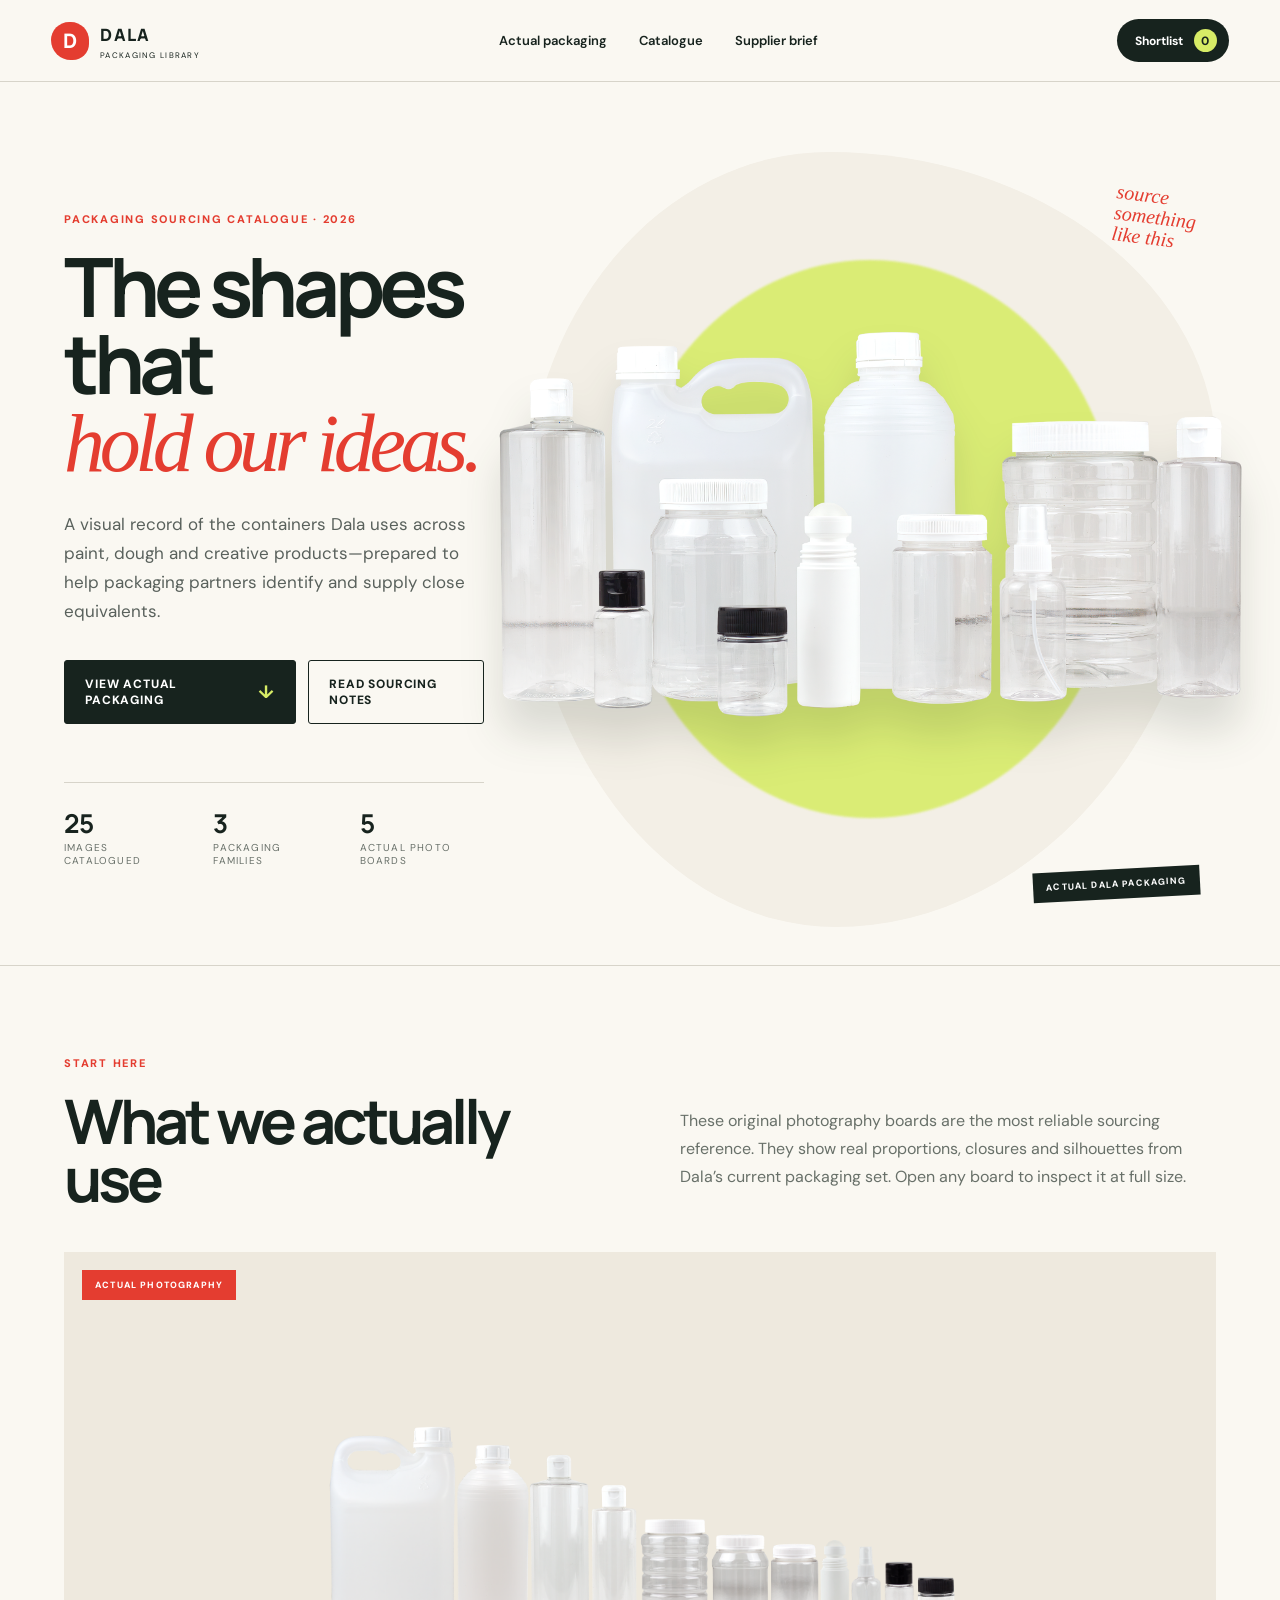
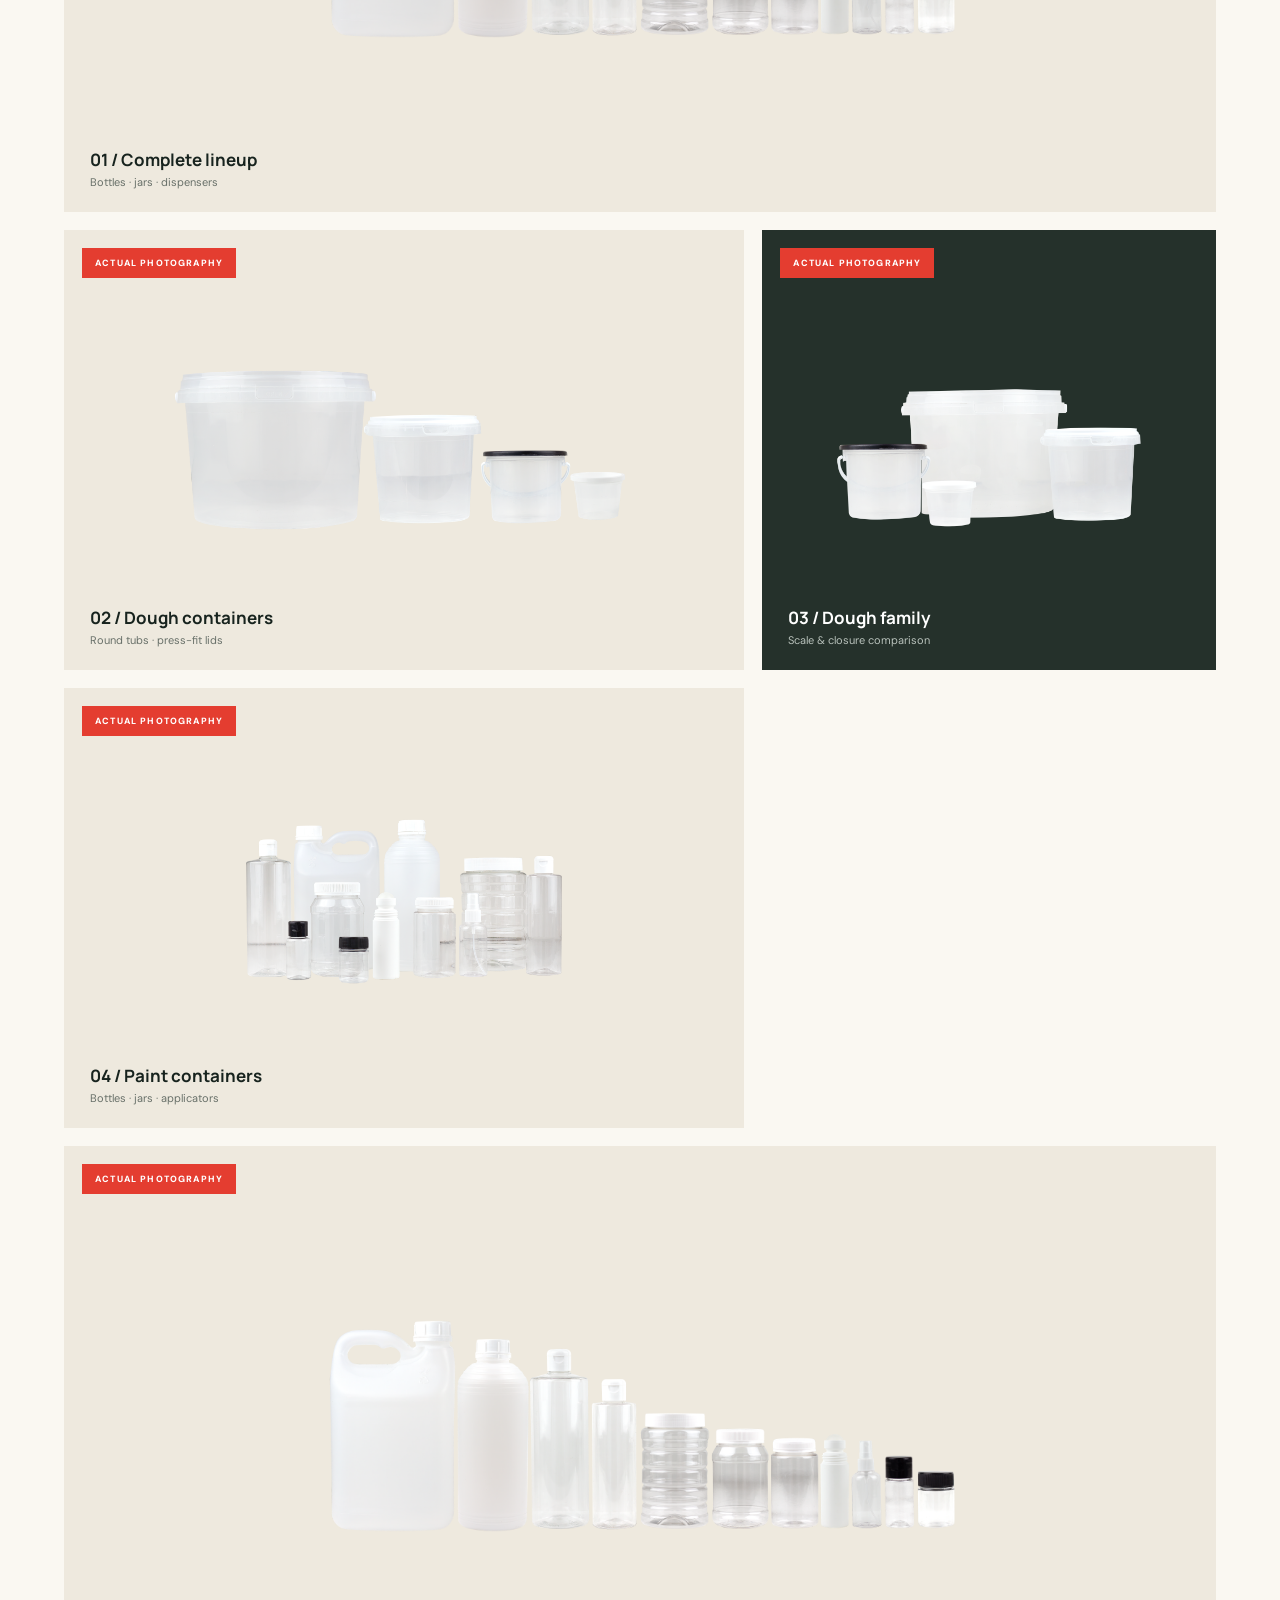
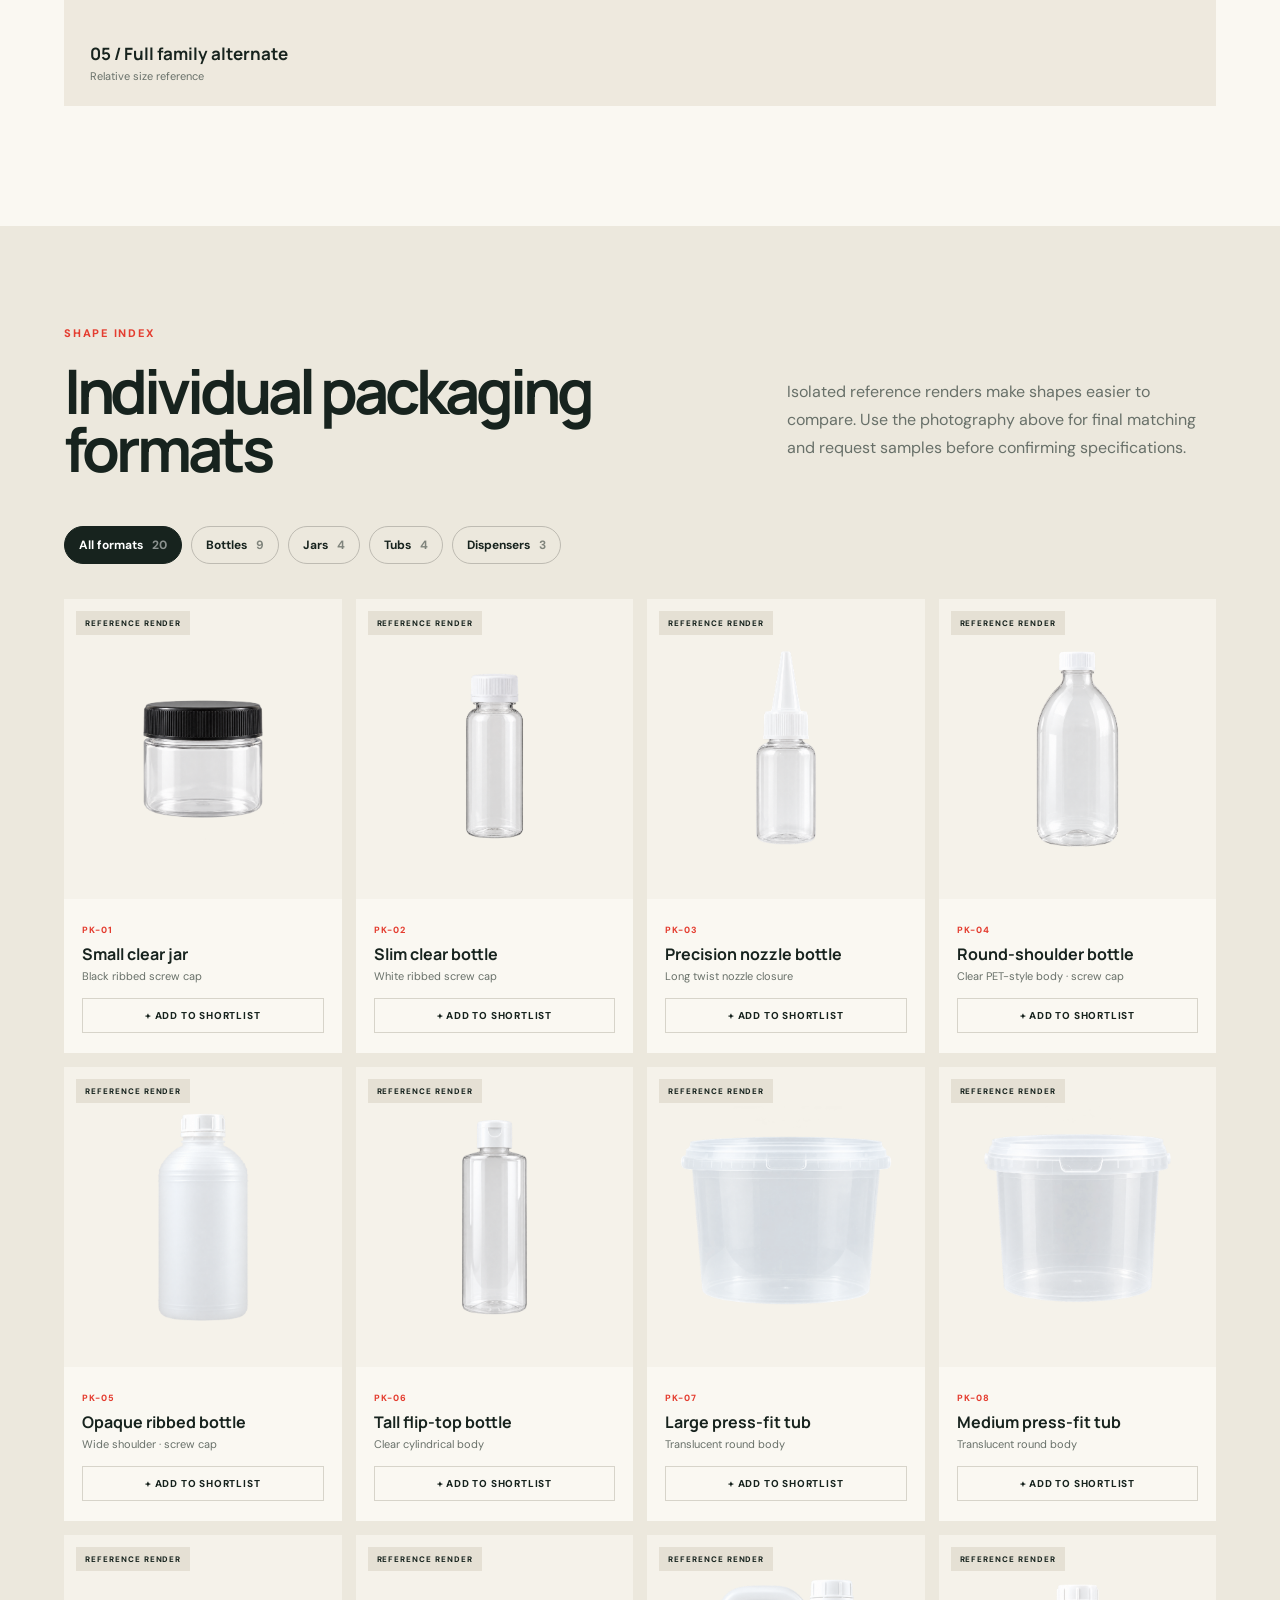
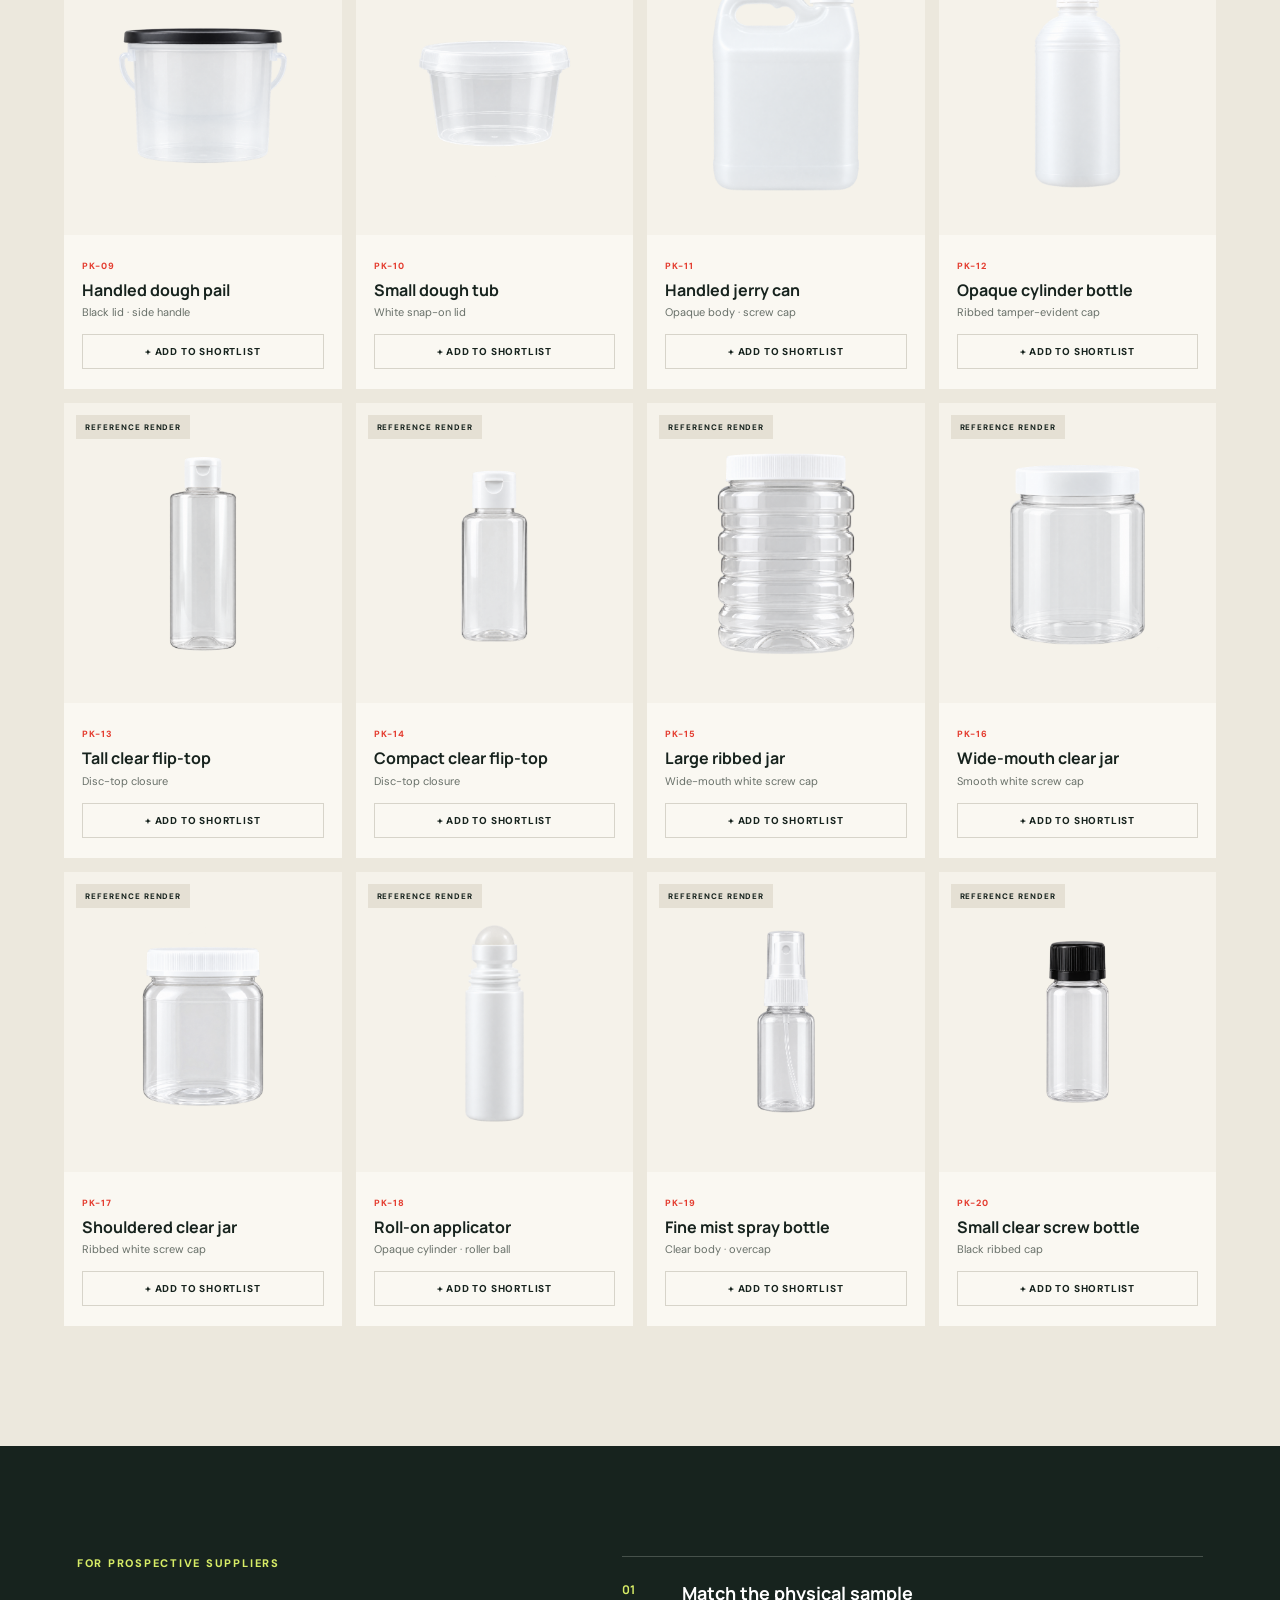
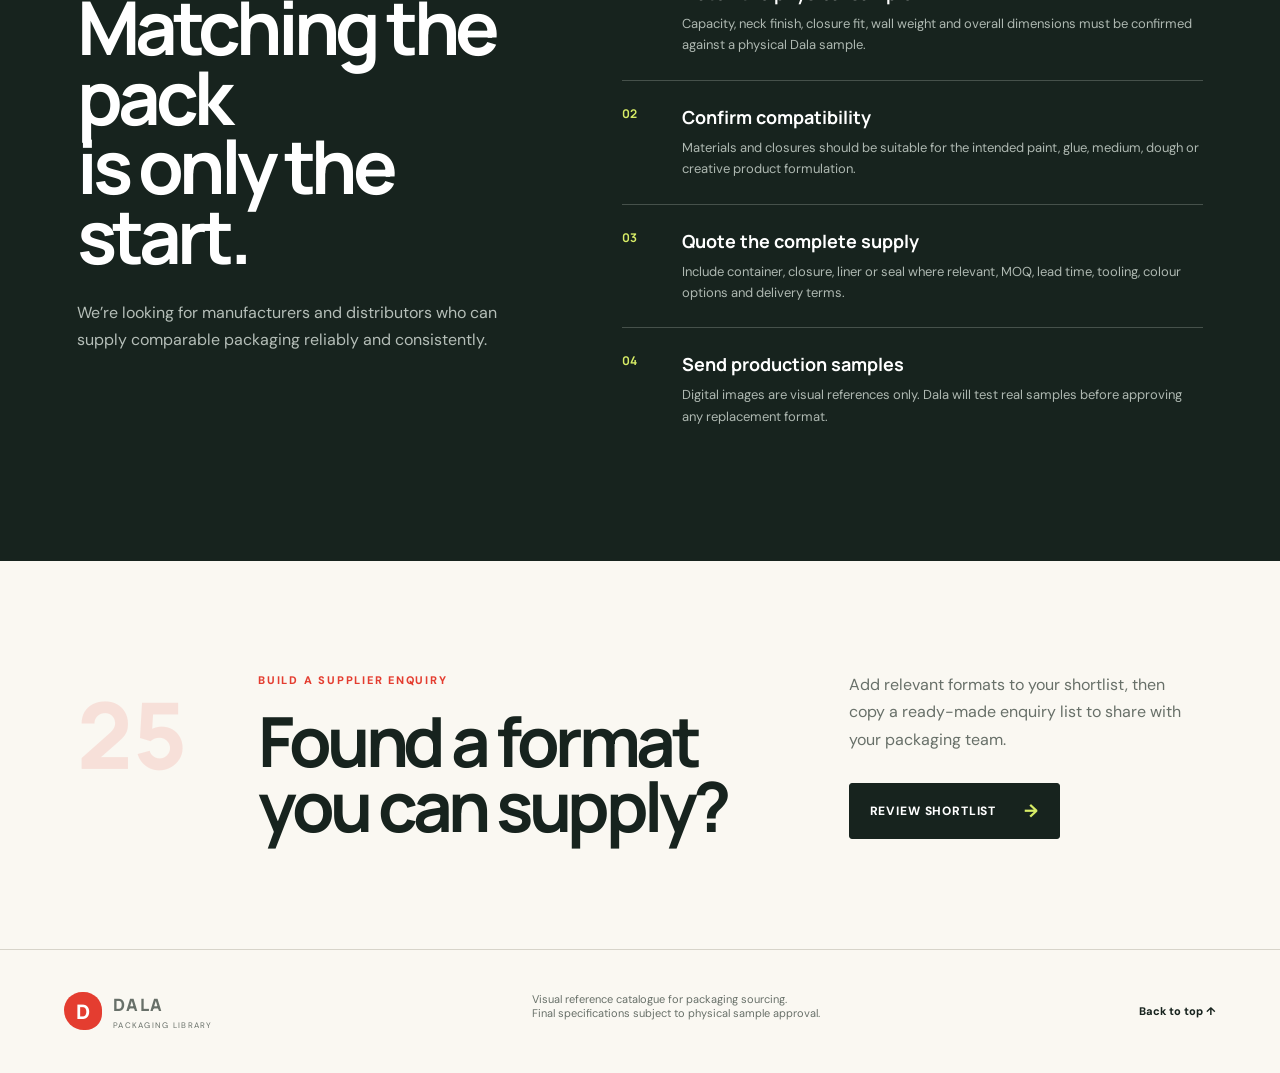
<file: propak26/index.html>
<!doctype html>
<html lang="en">
<head>
  <meta charset="utf-8">
  <meta name="viewport" content="width=device-width, initial-scale=1">
  <meta name="description" content="A visual sourcing catalogue of the packaging formats currently used by Dala.">
  <title>Dala Packaging Library</title>
  <link rel="preconnect" href="https://fonts.googleapis.com">
  <link rel="preconnect" href="https://fonts.gstatic.com" crossorigin>
  <link href="https://fonts.googleapis.com/css2?family=DM+Sans:wght@400;500;600;700&family=Manrope:wght@500;600;700;800&display=swap" rel="stylesheet">
  <link rel="stylesheet" href="styles.css">
</head>
<body>
  <header class="site-header">
    <a class="brand" href="#top" aria-label="Dala packaging library home">
      <span class="brand-mark">D</span>
      <span><strong>DALA</strong><small>PACKAGING LIBRARY</small></span>
    </a>
    <nav aria-label="Primary navigation">
      <a href="#actual">Actual packaging</a>
      <a href="#catalogue">Catalogue</a>
      <a href="#supplier-brief">Supplier brief</a>
    </nav>
    <button class="shortlist-button" type="button" data-open-shortlist>
      Shortlist <span data-shortlist-count>0</span>
    </button>
  </header>

  <main id="top">
    <section class="hero">
      <div class="hero-copy">
        <p class="eyebrow">Packaging sourcing catalogue · 2026</p>
        <h1>The shapes that<br><em>hold our ideas.</em></h1>
        <p class="hero-intro">A visual record of the containers Dala uses across paint, dough and creative products—prepared to help packaging partners identify and supply close equivalents.</p>
        <div class="hero-actions">
          <a class="button button-primary" href="#actual">View actual packaging <span>↓</span></a>
          <a class="button button-quiet" href="#supplier-brief">Read sourcing notes</a>
        </div>
        <div class="hero-stats" aria-label="Catalogue summary">
          <div><strong>25</strong><span>images catalogued</span></div>
          <div><strong>3</strong><span>packaging families</span></div>
          <div><strong>5</strong><span>actual photo boards</span></div>
        </div>
      </div>
      <div class="hero-visual">
        <span class="scribble" aria-hidden="true">source<br>something<br>like this</span>
        <img src="assets/PAINT CONTAINERS.png" alt="Dala's actual range of paint bottles, jars and dispensing containers" fetchpriority="high">
        <span class="photo-stamp">ACTUAL DALA PACKAGING</span>
      </div>
    </section>

    <section class="intro-band" id="actual">
      <div>
        <p class="eyebrow">Start here</p>
        <h2>What we actually use</h2>
      </div>
      <p>These original photography boards are the most reliable sourcing reference. They show real proportions, closures and silhouettes from Dala’s current packaging set. Open any board to inspect it at full size.</p>
    </section>

    <section class="actual-grid" aria-label="Actual packaging photography">
      <button class="feature-card feature-wide" data-lightbox="assets/ALL CONTAINERS_2.png" data-title="Complete bottle & jar lineup">
        <img src="assets/ALL CONTAINERS_2.png" alt="Complete lineup of actual Dala containers" loading="lazy">
        <span class="feature-meta"><b>01 / Complete lineup</b><small>Bottles · jars · dispensers</small></span>
        <span class="source-tag actual">Actual photography</span>
      </button>
      <button class="feature-card" data-lightbox="assets/DOUGH CONTAINERS.png" data-title="Dough container lineup">
        <img src="assets/DOUGH CONTAINERS.png" alt="Actual Dala dough tubs in four sizes" loading="lazy">
        <span class="feature-meta"><b>02 / Dough containers</b><small>Round tubs · press-fit lids</small></span>
        <span class="source-tag actual">Actual photography</span>
      </button>
      <button class="feature-card dark-card" data-lightbox="assets/DOUGH CONTAINERS_2.png" data-title="Dough tubs grouped">
        <img src="assets/DOUGH CONTAINERS_2.png" alt="Actual Dala dough containers grouped together" loading="lazy">
        <span class="feature-meta"><b>03 / Dough family</b><small>Scale & closure comparison</small></span>
        <span class="source-tag actual">Actual photography</span>
      </button>
      <button class="feature-card" data-lightbox="assets/PAINT CONTAINERS.png" data-title="Paint packaging family">
        <img src="assets/PAINT CONTAINERS.png" alt="Actual Dala paint packaging family" loading="lazy">
        <span class="feature-meta"><b>04 / Paint containers</b><small>Bottles · jars · applicators</small></span>
        <span class="source-tag actual">Actual photography</span>
      </button>
      <button class="feature-card feature-wide" data-lightbox="assets/ALL CONTAINERS_3.png" data-title="Complete packaging lineup alternate">
        <img src="assets/ALL CONTAINERS_3.png" alt="Alternate actual Dala container lineup" loading="lazy">
        <span class="feature-meta"><b>05 / Full family alternate</b><small>Relative size reference</small></span>
        <span class="source-tag actual">Actual photography</span>
      </button>
    </section>

    <section class="catalogue-section" id="catalogue">
      <div class="section-heading">
        <div><p class="eyebrow">Shape index</p><h2>Individual packaging formats</h2></div>
        <p>Isolated reference renders make shapes easier to compare. Use the photography above for final matching and request samples before confirming specifications.</p>
      </div>
      <div class="filter-row" role="group" aria-label="Filter packaging formats">
        <button class="filter active" data-filter="all">All formats <span>20</span></button>
        <button class="filter" data-filter="bottles">Bottles <span>9</span></button>
        <button class="filter" data-filter="jars">Jars <span>4</span></button>
        <button class="filter" data-filter="tubs">Tubs <span>4</span></button>
        <button class="filter" data-filter="dispensers">Dispensers <span>3</span></button>
      </div>
      <div class="product-grid" id="product-grid"></div>
    </section>

    <section class="supplier-brief" id="supplier-brief">
      <div class="brief-heading">
        <p class="eyebrow light">For prospective suppliers</p>
        <h2>Matching the pack<br>is only the start.</h2>
        <p>We’re looking for manufacturers and distributors who can supply comparable packaging reliably and consistently.</p>
      </div>
      <div class="brief-list">
        <article><span>01</span><div><h3>Match the physical sample</h3><p>Capacity, neck finish, closure fit, wall weight and overall dimensions must be confirmed against a physical Dala sample.</p></div></article>
        <article><span>02</span><div><h3>Confirm compatibility</h3><p>Materials and closures should be suitable for the intended paint, glue, medium, dough or creative product formulation.</p></div></article>
        <article><span>03</span><div><h3>Quote the complete supply</h3><p>Include container, closure, liner or seal where relevant, MOQ, lead time, tooling, colour options and delivery terms.</p></div></article>
        <article><span>04</span><div><h3>Send production samples</h3><p>Digital images are visual references only. Dala will test real samples before approving any replacement format.</p></div></article>
      </div>
    </section>

    <section class="cta">
      <span class="cta-number">25</span>
      <div><p class="eyebrow">Build a supplier enquiry</p><h2>Found a format<br>you can supply?</h2></div>
      <div><p>Add relevant formats to your shortlist, then copy a ready-made enquiry list to share with your packaging team.</p><button class="button button-primary" data-open-shortlist>Review shortlist <span>→</span></button></div>
    </section>
  </main>

  <footer><div class="brand footer-brand"><span class="brand-mark">D</span><span><strong>DALA</strong><small>PACKAGING LIBRARY</small></span></div><p>Visual reference catalogue for packaging sourcing.<br>Final specifications subject to physical sample approval.</p><a href="#top">Back to top ↑</a></footer>

  <dialog class="lightbox" id="lightbox"><button class="dialog-close" aria-label="Close image">×</button><div class="lightbox-stage"><img alt=""><p></p></div></dialog>
  <dialog class="shortlist-panel" id="shortlist-dialog"><button class="dialog-close" aria-label="Close shortlist">×</button><p class="eyebrow">Supplier enquiry</p><h2>Your shortlist</h2><p class="dialog-intro">Use this list to start a conversation with a packaging supplier. Physical samples remain the final specification.</p><div id="shortlist-items"></div><div class="empty-shortlist">No formats selected yet.<br>Add items from the catalogue.</div><button class="button button-primary copy-button" type="button">Copy enquiry list</button></dialog>
  <div class="toast" role="status" aria-live="polite">Enquiry list copied</div>
  <script src="script.js"></script>
</body>
</html>
</file>
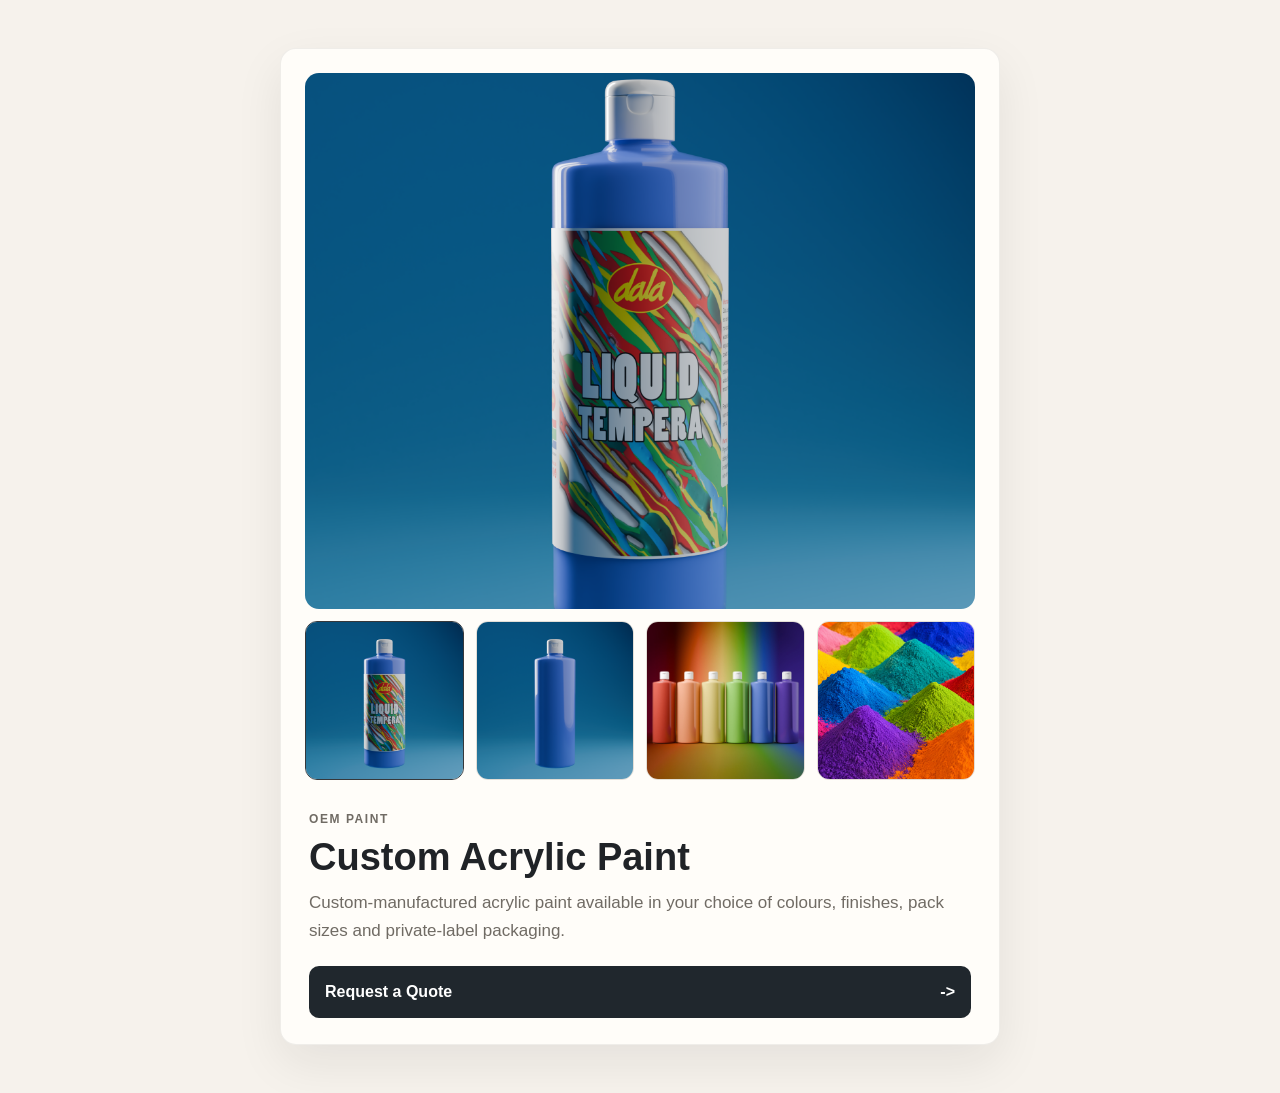
<file: paint-product.html>
<!doctype html>
<html lang="en">
  <head>
    <meta charset="utf-8">
    <meta name="viewport" content="width=device-width, initial-scale=1">
    <title>Custom Acrylic Paint | OEM Paint</title>
    <meta name="description" content="Custom-manufactured acrylic paint for OEM and private-label packaging.">
    <link rel="stylesheet" href="paint-product.css">
    <script src="paint-product.js" defer></script>
  </head>
  <body>
    <main class="product-page" aria-labelledby="product-title">
      <article class="product-panel">
        <section class="product-gallery" aria-label="Product image gallery">
          <div class="gallery-main">
            <img
              id="mainProductImage"
              src="assets/500_ml_Bottle_Test_0000_500_ml_Bottle_Label_Bluie_Paint_Test.png"
              alt="Custom acrylic paint bottle with private-label packaging"
              class="gallery-main-image">
          </div>

          <div class="gallery-thumbnails" aria-label="Choose product image">
            <button class="gallery-thumbnail is-selected" type="button" aria-label="Show labelled acrylic paint bottle" aria-current="true">
              <img src="assets/500_ml_Bottle_Test_0000_500_ml_Bottle_Label_Bluie_Paint_Test.png" alt="">
            </button>
            <button class="gallery-thumbnail" type="button" aria-label="Show unlabelled blue acrylic paint bottle">
              <img src="assets/500_ml_Bottle_Test_0003_500_ml_Bottle_Bluie_Paint_Test.png" alt="">
            </button>
            <button class="gallery-thumbnail" type="button" aria-label="Show artist paint materials">
              <img src="assets/original-1B355DE7-DC09-4127-B929-4739C6C4D9B3.jpeg" alt="">
            </button>
            <button class="gallery-thumbnail" type="button" aria-label="Show coloured powder paint">
              <img src="assets/powder1.png" alt="">
            </button>
          </div>
        </section>

        <section class="product-summary">
          <p class="product-eyebrow">OEM PAINT</p>
          <h1 id="product-title">Custom Acrylic Paint</h1>
          <p class="product-description">Custom-manufactured acrylic paint available in your choice of colours, finishes, pack sizes and private-label packaging.</p>
          <a class="quote-button" href="index.html#quote">
            <span>Request a Quote</span>
            <span aria-hidden="true">-&gt;</span>
          </a>
        </section>
      </article>
    </main>
  </body>
</html>
</file>
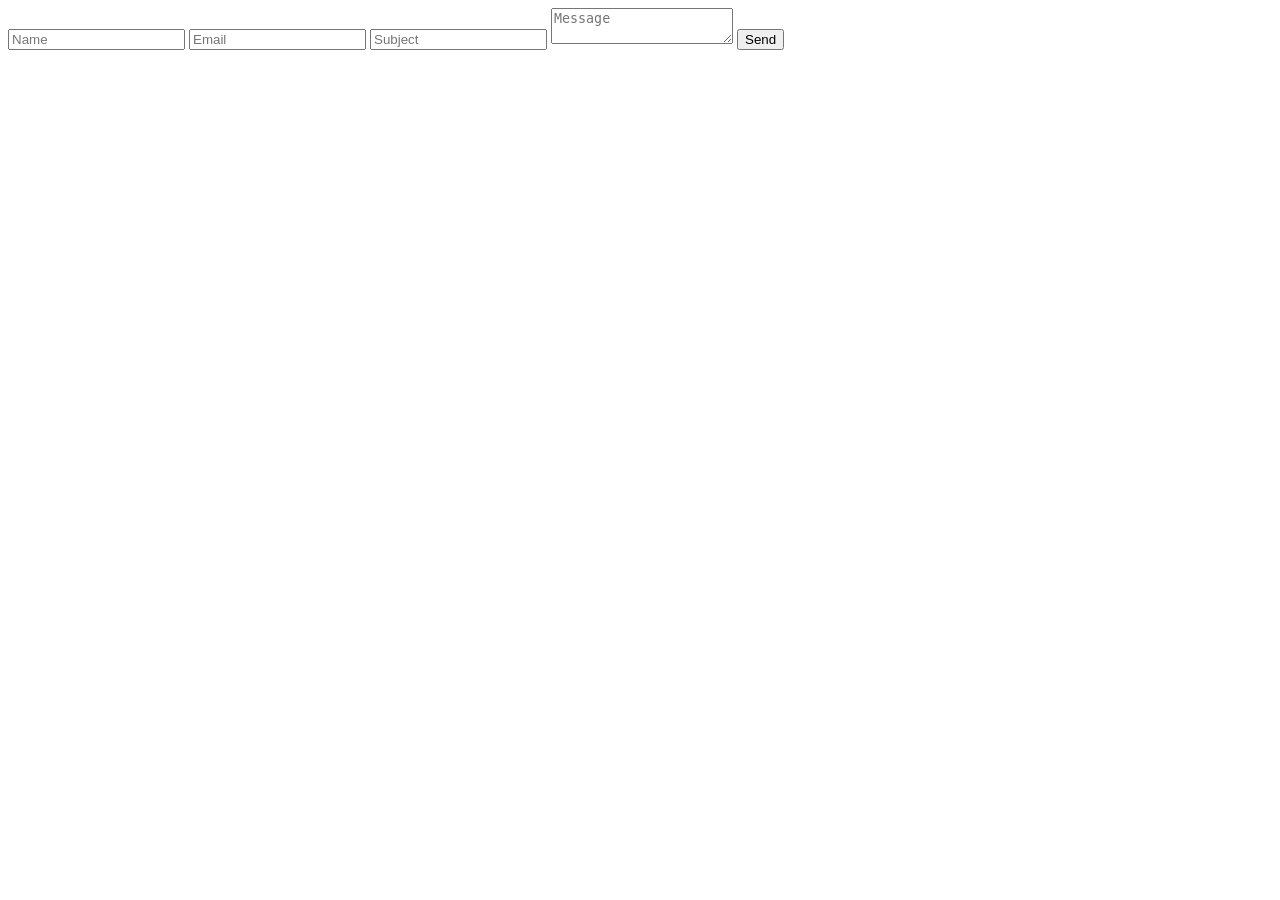
<file: test-form.html>
<!DOCTYPE html>
<html lang="en">
<head>
  <meta charset="UTF-8">
  <meta name="viewport" content="width=device-width, initial-scale=1">
  <title>Contact Form</title>
</head>
<body>

  <form id="contact">
    <input type="text" name="name" placeholder="Name">
    <input type="email" name="email" placeholder="Email">
    <input type="text" name="subject" placeholder="Subject">
    <textarea name="message" placeholder="Message"></textarea>
    <button type="submit">Send</button>
  </form>

  <script>
    document.querySelector("#contact").addEventListener("submit", async (e) => {
      e.preventDefault();

      const form = e.target;
      const data = Object.fromEntries(new FormData(form));

      try {
        const response = await fetch("https://uylyzrgro6uzxmjji4riykdrru0tyshm.lambda-url.us-east-1.on.aws/", {
          method: "POST",
          headers: { "Content-Type": "application/json" },
          body: JSON.stringify(data)
        });

        alert(response.ok ? "Message sent" : "Submission failed");
      } catch (error) {
        alert("Submission failed");
        console.error(error);
      }
    });
  </script>

</body>
</html>
</file>
<file: propak26/styles.css>
:root{--ink:#17231e;--cream:#f3efe6;--paper:#faf8f2;--red:#e43d30;--lime:#d7ec66;--line:#d7d4ca;--muted:#687069;--radius:22px;--shadow:0 20px 60px rgba(18,31,24,.12)}
*{box-sizing:border-box}html{scroll-behavior:smooth}body{margin:0;background:var(--paper);color:var(--ink);font-family:"DM Sans",sans-serif}button,a{font:inherit}button{color:inherit}img{display:block;max-width:100%}a{color:inherit;text-decoration:none}h1,h2,h3,p{margin-top:0}.site-header{height:82px;padding:0 clamp(22px,4vw,70px);display:flex;align-items:center;justify-content:space-between;border-bottom:1px solid var(--line);background:rgba(250,248,242,.94);backdrop-filter:blur(14px);position:sticky;top:0;z-index:20}.brand{display:flex;align-items:center;gap:11px}.brand-mark{width:38px;height:38px;background:var(--red);color:white;display:grid;place-items:center;border-radius:50% 50% 45% 55%;font:800 20px Manrope}.brand strong,.brand small{display:block;line-height:1}.brand strong{font:800 17px Manrope;letter-spacing:.08em}.brand small{font-size:8px;letter-spacing:.16em;margin-top:5px}.site-header nav{display:flex;gap:32px;font-size:13px;font-weight:600}.site-header nav a:hover{color:var(--red)}.shortlist-button{border:0;background:var(--ink);color:white;border-radius:99px;padding:10px 12px 10px 18px;font-size:12px;font-weight:700;cursor:pointer}.shortlist-button span{display:inline-grid;place-items:center;width:23px;height:23px;background:var(--lime);color:var(--ink);border-radius:50%;margin-left:8px}.hero{min-height:720px;display:grid;grid-template-columns:minmax(360px,.82fr) 1.35fr;padding:70px clamp(22px,5vw,84px) 38px;gap:40px;overflow:hidden}.hero-copy{align-self:center;max-width:610px;z-index:2}.eyebrow{text-transform:uppercase;letter-spacing:.16em;font-size:11px;font-weight:800;color:var(--red);margin-bottom:22px}.hero h1,.section-heading h2,.intro-band h2,.brief-heading h2,.cta h2,.shortlist-panel h2{font:700 clamp(46px,6.4vw,94px)/.94 Manrope;letter-spacing:-.065em;margin-bottom:28px}.hero h1 em{font-family:Georgia,serif;font-weight:400;color:var(--red)}.hero-intro{font-size:17px;line-height:1.7;max-width:540px;color:#59615c}.hero-actions{display:flex;gap:12px;margin:34px 0 58px}.button{display:inline-flex;align-items:center;justify-content:space-between;gap:28px;padding:15px 20px;border-radius:3px;border:1px solid var(--ink);font-size:12px;font-weight:800;text-transform:uppercase;letter-spacing:.07em;cursor:pointer}.button-primary{background:var(--ink);color:white}.button-primary span{color:var(--lime);font-size:18px}.button-quiet{background:transparent}.hero-stats{display:flex;border-top:1px solid var(--line);padding-top:22px;gap:40px}.hero-stats div{display:flex;flex-direction:column}.hero-stats strong{font:700 26px Manrope}.hero-stats span{font-size:10px;text-transform:uppercase;letter-spacing:.12em;color:var(--muted)}.hero-visual{align-self:center;position:relative;background:var(--cream);border-radius:44% 56% 55% 45%/47% 39% 61% 53%;min-height:570px;display:flex;align-items:center;justify-content:center}.hero-visual:before{content:"";position:absolute;width:72%;height:72%;background:var(--lime);border-radius:50%;filter:blur(1px);opacity:.88}.hero-visual img{position:relative;width:112%;max-width:none;filter:drop-shadow(0 32px 20px rgba(30,40,30,.14));z-index:1}.photo-stamp,.source-tag{position:absolute;z-index:3;background:var(--ink);color:white;padding:9px 13px;font-size:9px;font-weight:800;letter-spacing:.13em;text-transform:uppercase}.photo-stamp{bottom:28px;right:16px;transform:rotate(-3deg)}.scribble{position:absolute;right:20px;top:34px;z-index:2;font:italic 20px/1.05 Georgia;color:var(--red);transform:rotate(7deg)}.intro-band{padding:90px clamp(22px,5vw,84px) 45px;display:grid;grid-template-columns:1fr 1fr;gap:80px;border-top:1px solid var(--line)}.intro-band h2,.section-heading h2{font-size:clamp(40px,4.8vw,70px);margin:0}.intro-band>p,.section-heading>p{color:var(--muted);line-height:1.75;max-width:650px;align-self:end}.actual-grid{padding:0 clamp(22px,5vw,84px) 120px;display:grid;grid-template-columns:1.2fr .8fr;gap:18px}.feature-card{appearance:none;border:0;background:#eee9de;position:relative;min-height:440px;overflow:hidden;cursor:zoom-in;padding:0;text-align:left}.feature-wide{grid-column:1/-1;min-height:560px}.feature-card img{width:100%;height:100%;position:absolute;inset:0;object-fit:contain;padding:55px;transition:transform .55s ease}.feature-card:hover img{transform:scale(1.035)}.feature-meta{position:absolute;left:26px;bottom:23px;z-index:2}.feature-meta b,.feature-meta small{display:block}.feature-meta b{font:700 17px Manrope}.feature-meta small{font-size:11px;color:var(--muted);margin-top:4px}.source-tag{top:18px;left:18px;background:var(--red)}.dark-card{background:#25312b;color:white}.dark-card .feature-meta small{color:#b9c2bc}.catalogue-section{background:#ece8dd;padding:100px clamp(22px,5vw,84px) 120px}.section-heading{display:grid;grid-template-columns:1.2fr .8fr;gap:80px;margin-bottom:48px}.filter-row{display:flex;flex-wrap:wrap;gap:9px;margin-bottom:35px}.filter{border:1px solid #bebbb2;background:transparent;border-radius:99px;padding:10px 14px;cursor:pointer;font-size:12px;font-weight:700}.filter span{opacity:.5;margin-left:6px}.filter.active,.filter:hover{background:var(--ink);color:white;border-color:var(--ink)}.product-grid{display:grid;grid-template-columns:repeat(4,1fr);gap:14px}.product-card{background:var(--paper);min-width:0;position:relative;transition:transform .3s,box-shadow .3s}.product-card:hover{transform:translateY(-4px);box-shadow:var(--shadow)}.product-image{height:300px;background:#f5f2ea;display:grid;place-items:center;position:relative;overflow:hidden;cursor:zoom-in;border:0;width:100%;padding:28px}.product-image img{width:100%;height:100%;object-fit:contain}.render-tag{position:absolute;top:12px;left:12px;font-size:8px;text-transform:uppercase;letter-spacing:.12em;font-weight:800;background:#e5e0d4;padding:7px 9px}.card-body{padding:18px 18px 20px}.card-topline{display:flex;justify-content:space-between;gap:12px;align-items:start}.card-code{font-size:9px;color:var(--red);font-weight:800;letter-spacing:.12em}.product-card h3{font:700 16px/1.2 Manrope;margin:7px 0 5px}.product-card p{font-size:11px;color:var(--muted);margin-bottom:15px}.add-button{width:100%;background:transparent;border:1px solid var(--line);padding:10px;font-size:10px;font-weight:800;text-transform:uppercase;letter-spacing:.08em;cursor:pointer}.add-button:hover,.add-button.selected{background:var(--lime);border-color:var(--lime)}.supplier-brief{background:var(--ink);color:white;padding:110px clamp(22px,6vw,104px);display:grid;grid-template-columns:.85fr 1.15fr;gap:9vw}.eyebrow.light{color:var(--lime)}.brief-heading h2{font-size:clamp(48px,5.8vw,82px)}.brief-heading>p:last-child{color:#b5beb8;line-height:1.7;max-width:450px}.brief-list article{display:grid;grid-template-columns:60px 1fr;border-top:1px solid #46514b;padding:24px 0}.brief-list article>span{font:700 12px Manrope;color:var(--lime)}.brief-list h3{font:700 18px Manrope;margin-bottom:8px}.brief-list p{color:#aeb8b1;line-height:1.65;font-size:13px;margin:0}.cta{padding:110px clamp(22px,6vw,104px);display:grid;grid-template-columns:.25fr 1fr .65fr;gap:45px;align-items:end;position:relative;overflow:hidden}.cta-number{font:800 92px Manrope;color:var(--red);opacity:.12;align-self:start}.cta h2{font-size:clamp(48px,5.4vw,78px);margin-bottom:0}.cta>div:last-child p{line-height:1.7;color:var(--muted);margin-bottom:30px}footer{padding:42px clamp(22px,5vw,84px);border-top:1px solid var(--line);display:flex;justify-content:space-between;align-items:center;font-size:11px;color:var(--muted)}footer>a{font-weight:800;color:var(--ink)}.lightbox,.shortlist-panel{border:0;padding:0;background:var(--paper);box-shadow:var(--shadow)}dialog::backdrop{background:rgba(14,23,18,.82);backdrop-filter:blur(5px)}.lightbox{width:min(92vw,1200px);height:min(90vh,850px);overflow:hidden}.lightbox-stage{height:100%;display:grid;place-items:center;padding:45px}.lightbox-stage img{width:100%;height:calc(100% - 35px);object-fit:contain}.lightbox-stage p{margin:8px 0 0;font-weight:700}.dialog-close{position:absolute;right:14px;top:10px;border:0;background:transparent;font-size:32px;z-index:4;cursor:pointer}.shortlist-panel{width:min(92vw,620px);padding:48px}.shortlist-panel h2{font-size:48px;margin-bottom:14px}.dialog-intro{color:var(--muted);line-height:1.6}.shortlist-item{display:flex;justify-content:space-between;align-items:center;border-top:1px solid var(--line);padding:15px 0;font-size:13px}.shortlist-item button{border:0;background:none;color:var(--red);cursor:pointer}.empty-shortlist{padding:30px 0;color:var(--muted);text-align:center;border-block:1px solid var(--line);margin-bottom:22px}.copy-button{width:100%;margin-top:20px}.toast{position:fixed;left:50%;bottom:25px;transform:translate(-50%,20px);background:var(--ink);color:white;padding:12px 20px;font-size:12px;opacity:0;pointer-events:none;transition:.3s;z-index:40}.toast.show{opacity:1;transform:translate(-50%,0)}
@media(max-width:1000px){.site-header nav{display:none}.hero{grid-template-columns:1fr;padding-top:45px}.hero-visual{min-height:470px;order:-1}.hero-copy{max-width:760px}.product-grid{grid-template-columns:repeat(3,1fr)}.supplier-brief{grid-template-columns:1fr}.cta{grid-template-columns:.2fr 1fr}.cta>div:last-child{grid-column:2}}
@media(max-width:700px){.site-header{height:68px}.hero{display:flex;flex-direction:column;padding-inline:18px;min-height:auto}.hero-visual{min-height:340px}.hero h1{font-size:49px}.hero-actions{flex-direction:column;align-items:stretch;margin-bottom:36px}.hero-stats{gap:20px;justify-content:space-between}.intro-band,.section-heading{grid-template-columns:1fr;gap:18px}.actual-grid{grid-template-columns:1fr;padding-inline:16px}.feature-wide{grid-column:auto}.feature-card,.feature-wide{min-height:360px}.feature-card img{padding:30px}.catalogue-section{padding-inline:16px}.product-grid{grid-template-columns:repeat(2,1fr)}.product-image{height:220px;padding:18px}.supplier-brief{padding-inline:22px}.cta{grid-template-columns:1fr}.cta-number{display:none}.cta>div:last-child{grid-column:auto}footer{align-items:flex-start;gap:30px;flex-wrap:wrap}.shortlist-panel{padding:42px 24px 28px}}
@media(max-width:420px){.product-grid{grid-template-columns:1fr}.product-image{height:330px}.hero-stats strong{font-size:22px}.brand small{display:none}}
@media(prefers-reduced-motion:reduce){html{scroll-behavior:auto}*{transition:none!important}}
</file>
<file: paint-product.css>
:root {
  --page-bg: #f6f2ec;
  --surface: #fffdf9;
  --image-bg: #f0ede8;
  --text: #202327;
  --muted: #706b64;
  --border: #e3ded6;
  --border-strong: #36383b;
  --button: #20272d;
  --button-hover: #303943;
  --shadow: 0 18px 48px rgba(28, 27, 24, 0.08);
  --radius: 14px;
}

* {
  box-sizing: border-box;
}

html {
  min-width: 360px;
}

body {
  margin: 0;
  background: var(--page-bg);
  color: var(--text);
  font-family: Inter, Arial, Helvetica, sans-serif;
  line-height: 1.5;
}

img {
  display: block;
  max-width: 100%;
}

button,
a {
  -webkit-tap-highlight-color: transparent;
}

:focus-visible {
  outline: 3px solid rgba(32, 39, 45, 0.38);
  outline-offset: 3px;
}

.product-page {
  min-height: 100svh;
  display: grid;
  place-items: start center;
  padding: 16px;
}

.product-panel {
  width: min(100%, 720px);
  display: grid;
  gap: 24px;
  padding: 16px;
  background: var(--surface);
  border: 1px solid rgba(32, 35, 39, 0.07);
  border-radius: 16px;
  box-shadow: var(--shadow);
}

.product-gallery {
  display: grid;
  gap: 12px;
}

.gallery-main {
  overflow: hidden;
  aspect-ratio: 4 / 5;
  background: var(--image-bg);
  border-radius: var(--radius);
}

.gallery-main-image {
  width: 100%;
  height: 100%;
  object-fit: cover;
  object-position: center;
}

.gallery-thumbnails {
  display: grid;
  grid-template-columns: repeat(4, minmax(0, 1fr));
  gap: 8px;
}

.gallery-thumbnail {
  overflow: hidden;
  aspect-ratio: 1 / 1;
  padding: 0;
  background: var(--image-bg);
  border: 1px solid var(--border);
  border-radius: 12px;
  cursor: pointer;
}

.gallery-thumbnail img {
  width: 100%;
  height: 100%;
  object-fit: cover;
  object-position: center;
}

.gallery-thumbnail.is-selected {
  border-color: var(--border-strong);
}

.product-summary {
  display: grid;
  gap: 12px;
  padding: 0 2px 2px;
}

.product-eyebrow {
  margin: 0;
  color: var(--muted);
  font-size: 12px;
  font-weight: 800;
  letter-spacing: 0.13em;
  line-height: 1.2;
  text-transform: uppercase;
}

h1 {
  margin: 0;
  max-width: 10ch;
  color: var(--text);
  font-size: clamp(30px, 9vw, 34px);
  font-weight: 850;
  letter-spacing: 0;
  line-height: 1.04;
}

.product-description {
  margin: 0;
  max-width: 42rem;
  color: var(--muted);
  font-size: 16px;
  line-height: 1.65;
}

.quote-button {
  min-height: 52px;
  display: inline-flex;
  align-items: center;
  justify-content: space-between;
  gap: 16px;
  width: 100%;
  margin-top: 8px;
  padding: 0 16px;
  background: var(--button);
  color: #fff;
  border-radius: 10px;
  font-size: 16px;
  font-weight: 750;
  text-decoration: none;
  transition: transform 160ms ease, background 160ms ease;
}

.quote-button:hover {
  transform: translateY(-2px);
  background: var(--button-hover);
}

@media (min-width: 640px) {
  .product-page {
    padding: 32px 24px;
  }

  .product-panel {
    gap: 32px;
    padding: 24px;
  }

  .gallery-main {
    aspect-ratio: 5 / 4;
  }

  .gallery-thumbnails {
    gap: 12px;
  }

  .product-summary {
    padding-inline: 4px;
  }

  h1 {
    max-width: none;
    font-size: 38px;
  }

  .product-description {
    font-size: 17px;
  }
}

@media (min-width: 900px) {
  .product-page {
    padding-block: 48px;
  }
}
</file>
